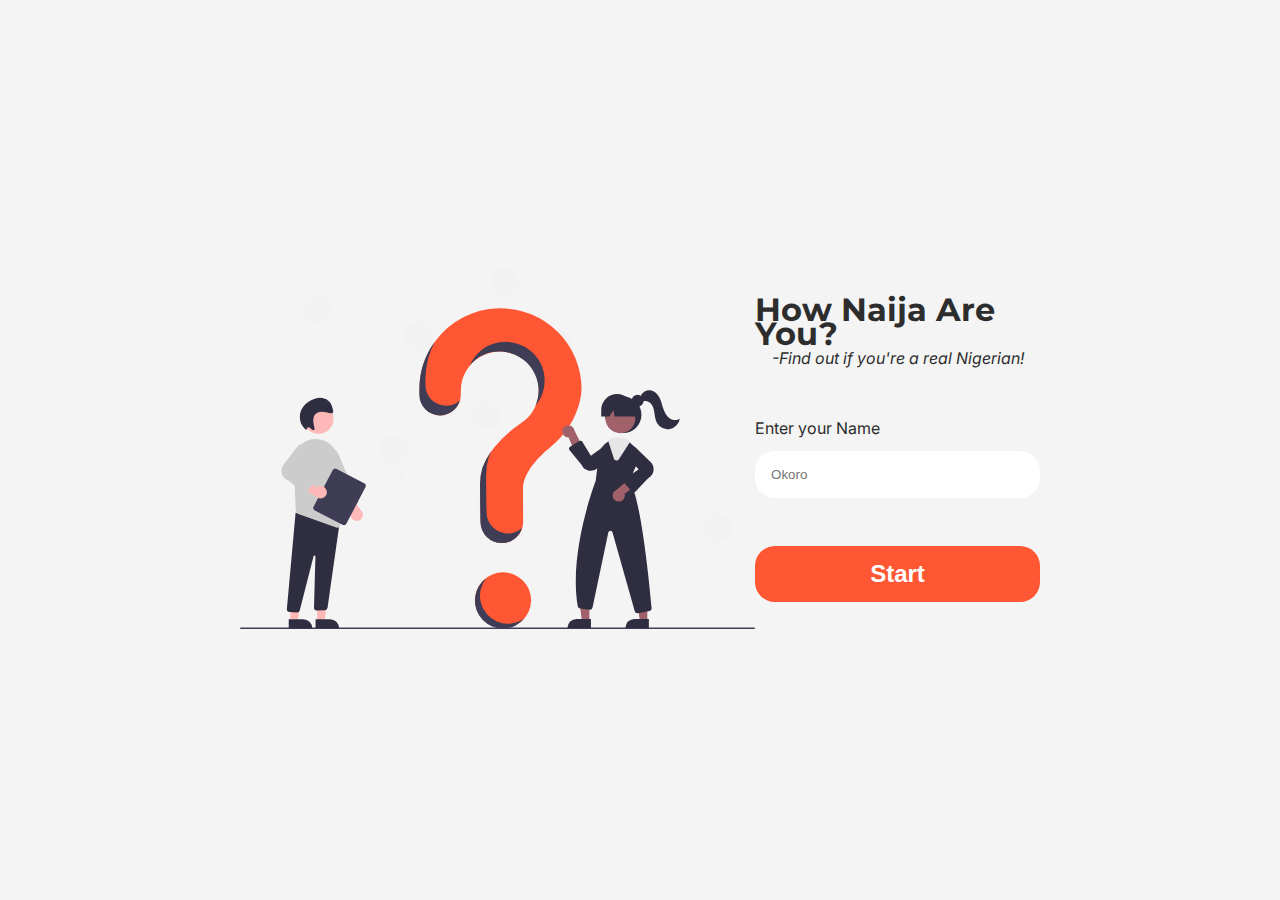
<file: index.html>
<!DOCTYPE html>
<html lang="en">
  <head>
    <meta charset="UTF-8" />
    <meta name="viewport" content="width=device-width, initial-scale=1.0" />
    <title>How Naija Are You?</title>
    <link rel="stylesheet" href="style.css" />
    <link rel="stylesheet" href="mobile.css" />

    <!-- external links -->
    <link rel="preconnect" href="https://fonts.googleapis.com" />
    <link rel="preconnect" href="https://fonts.gstatic.com" crossorigin />
    <link
      href="https://fonts.googleapis.com/css2?family=Inter:ital,opsz,wght@0,14..32,100..900;1,14..32,100..900&family=Montserrat:ital,wght@0,100..900;1,100..900&display=swap"
      rel="stylesheet"
    />

    <link
      rel="stylesheet"
      href="https://cdnjs.cloudflare.com/ajax/libs/font-awesome/6.7.2/css/all.min.css"
      integrity="sha512-Evv84Mr4kqVGRNSgIGL/F/aIDqQb7xQ2vcrdIwxfjThSH8CSR7PBEakCr51Ck+w+/U6swU2Im1vVX0SVk9ABhg=="
      crossorigin="anonymous"
      referrerpolicy="no-referrer"
    />
    <link
      rel="shortcut icon"
      href="img/icons8-quiz-50.png"
      type="image/x-icon"
    />
  </head>
  <body>
    <main>
      <section class="header">
        <div class="background-illustration">
          <img src="/img/undraw_questions_g2px.svg" alt="" />
        </div>

        <div class="login">
          <div class="header-intro">
            <h1 id="heading">How Naija Are You?</h1>
            <p>-Find out if you're a real Nigerian!</p>
          </div>
          <form action="">
            <label for="name">Enter your Name </label>
            <input type="text" name="name" id="player" placeholder="Okoro" />
            <div class="start-btn">
              <button class="btn start" type="submit">Start</button>
            </div>
          </form>
        </div>
      </section>
    </main>

    <script src="app.js"></script>
  </body>
</html>
</file>
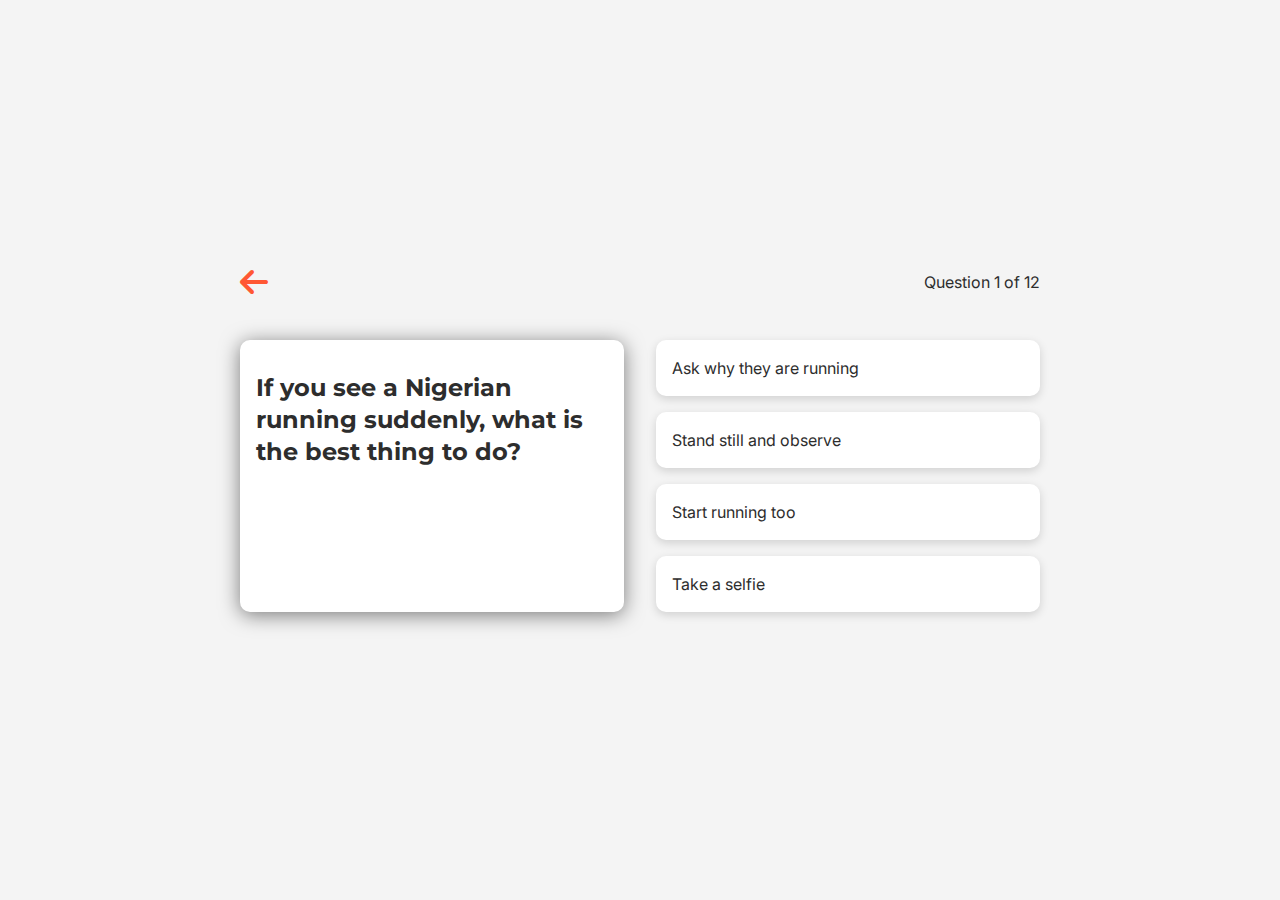
<file: quiz.html>
<!DOCTYPE html>
<html lang="en">
  <head>
    <meta charset="UTF-8" />
    <meta name="viewport" content="width=device-width, initial-scale=1.0" />
    <title>How Naija Are You?</title>
    <link rel="stylesheet" href="style.css" />
    <link rel="stylesheet" href="mobile.css" />

    <!-- external links -->
    <link rel="preconnect" href="https://fonts.googleapis.com" />
    <link rel="preconnect" href="https://fonts.gstatic.com" crossorigin />
    <link
      href="https://fonts.googleapis.com/css2?family=Inter:ital,opsz,wght@0,14..32,100..900;1,14..32,100..900&family=Montserrat:ital,wght@0,100..900;1,100..900&display=swap"
      rel="stylesheet"
    />

    <link
      rel="stylesheet"
      href="https://cdnjs.cloudflare.com/ajax/libs/font-awesome/6.7.2/css/all.min.css"
      integrity="sha512-Evv84Mr4kqVGRNSgIGL/F/aIDqQb7xQ2vcrdIwxfjThSH8CSR7PBEakCr51Ck+w+/U6swU2Im1vVX0SVk9ABhg=="
      crossorigin="anonymous"
      referrerpolicy="no-referrer"
    />

    <link
      rel="shortcut icon"
      href="img/icons8-quiz-50.png"
      type="image/x-icon"
    />
  </head>
  <body>
    <main>
      <section class="quiz">
        <div class="quiz-top">
          <div class="previous previous-btn">
            <i class="fa-solid fa-arrow-left fa-2xl" style="color: #ff5733"></i>
            <!-- <button class="previous-btn btn">Previous</button> -->
          </div>
          <div class="progress-div">
            <p class="progress">
              <!-- Question 1 of 3 -->
            </p>
          </div>
        </div>
        <div class="quiz-parts">
          <div class="quiz-card">
            <h2 class="current-question">
              <!-- A Nigerian says, "I no fit shout." What do they mean? -->
            </h2>
          </div>

          <div class="quiz-options">
            <div class="option">
              <p class="option-text">
                <!-- They lost their voice -->
              </p>
              <!-- <input type="radio" name="option" id="a" /> -->
            </div>
            <div class="option">
              <p class="option-text">
                <!-- They don't want to argue -->
              </p>
              <!-- <input type="radio" name="option" id="b" /> -->
            </div>
            <div class="option">
              <p class="option-text">
                <!-- They are about to scream -->
              </p>
              <!-- <input type="radio" name="option" id="c" /> -->
            </div>
            <div class="option">
              <p class="option-text">
                <!-- They are calling someone -->
              </p>
              <!-- <input type="radio" name="option" id="d" /> -->
            </div>
          </div>
        </div>

        <div class="next">
          <button class="next-btn btn">Next</button>
        </div>
      </section>
    </main>
    <script src="app.js"></script>
  </body>
</html>
</file>
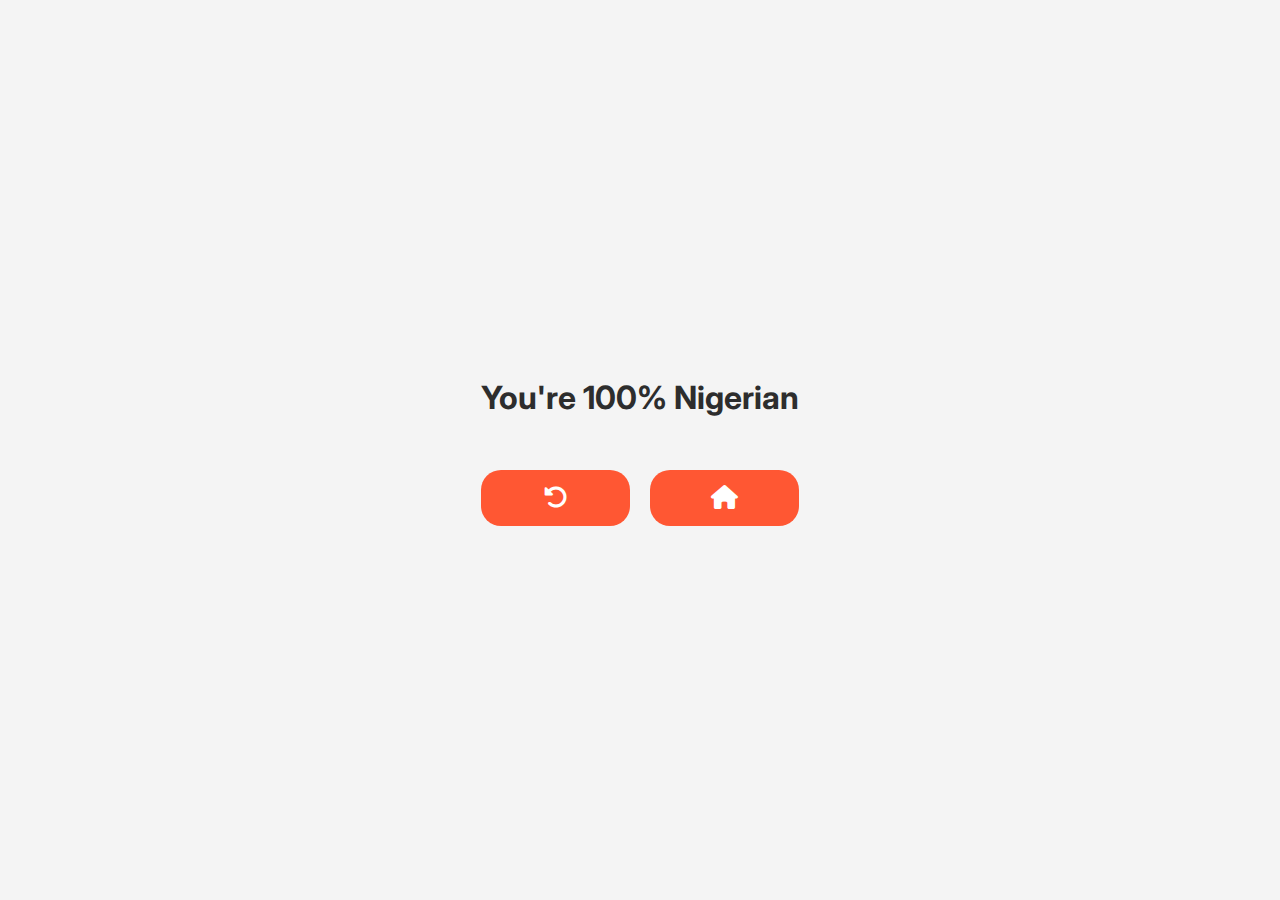
<file: score.html>
<!DOCTYPE html>
<html lang="en">
  <head>
    <meta charset="UTF-8" />
    <meta name="viewport" content="width=device-width, initial-scale=1.0" />
    <title>How Naija Are You?</title>
    <link rel="stylesheet" href="style.css" />
    <link rel="stylesheet" href="mobile.css" />

    <!-- external links -->
    <link rel="preconnect" href="https://fonts.googleapis.com" />
    <link rel="preconnect" href="https://fonts.gstatic.com" crossorigin />
    <link
      href="https://fonts.googleapis.com/css2?family=Inter:ital,opsz,wght@0,14..32,100..900;1,14..32,100..900&family=Montserrat:ital,wght@0,100..900;1,100..900&display=swap"
      rel="stylesheet"
    />

    <link
      rel="stylesheet"
      href="https://cdnjs.cloudflare.com/ajax/libs/font-awesome/6.7.2/css/all.min.css"
      integrity="sha512-Evv84Mr4kqVGRNSgIGL/F/aIDqQb7xQ2vcrdIwxfjThSH8CSR7PBEakCr51Ck+w+/U6swU2Im1vVX0SVk9ABhg=="
      crossorigin="anonymous"
      referrerpolicy="no-referrer"
    />

    <link
      rel="shortcut icon"
      href="img/icons8-quiz-50.png"
      type="image/x-icon"
    />
  </head>
  <body>
    <main>
      <section class="final-score">
        <div class="final-score-text">
          <h1>You're 100% Nigerian</h1>
        </div>
        <div class="reset-home">
          <button class="btn reset" type="reset">
            <i class="fa-solid fa-rotate-left"></i>
          </button>
          <button class="btn home" type="button">
            <i class="fa-solid fa-house"></i>
          </button>
        </div>
      </section>
    </main>
    <script src="app.js"></script>
  </body>
</html>
</file>
<file: style.css>
* {
  margin: 0;
  padding: 0;
  box-sizing: border-box;
  border: none;
  text-decoration: none;
}
:root {
  --background-color: #f4f4f4;
  --primary-color: #ff5733;
  --text-color: #2d2d2d;
  --correct-color: #32cd32;
  --wrong-color: #e63946;
}
body {
  font-family: "Inter", serif;
  color: var(--text-color);
  background: var(--background-color);
}

/* ================================LOGIN PAGE STYLE  */
main {
  width: 800px;
  margin: 0 auto;
  display: flex;
  justify-content: center;
  align-items: center;
  height: 100vh;
}

.header {
  display: flex;
  justify-content: space-between;
  align-items: center;
  /* border: 1px solid red; */
}
.background-illustration {
  width: 600px;
}
.background-illustration img {
  width: 100%;
}
.header-intro {
  margin-bottom: 3rem;
}

.header-intro h1 {
  font-family: "Montserrat", serif;
  font-weight: 700;
  line-height: 1.5rem;
}

.header-intro p {
  text-align: center;
  line-height: 1.5rem;
  font-style: italic;
}

input {
  margin-top: 0.8rem;
  display: block;
  width: 100%;
  padding: 1rem;
  border-radius: 20px;
}

.start-btn {
  margin-top: 3rem;
}

.btn {
  background-color: #ff5733;
  color: white;
  padding: 14px 20px;
  border-radius: 20px;
  font-size: 1.5rem;
  font-weight: bold;
  cursor: pointer;
  transition: background-color 0.3s, transform 0.1s;
  text-align: center;
  width: 100%;
}

.btn:hover {
  background-color: #e04e2c;
}

/* ================================Quiz PAGE STYLE  */
.quiz-top {
  display: flex;
  justify-content: space-between;
  align-items: center;
  margin-bottom: 2rem;
}

.quiz-top i {
  cursor: pointer;
}

.quiz-parts {
  display: grid;
  grid-template-columns: 0.5fr 0.5fr;
  justify-content: center;
  align-items: center;
  gap: 2rem;
  /* border: 1px solid blue; */
  /* padding: 0 2rem; */
}

.quiz-card {
  font-family: "Montserrat", serif;
  /* font-weight: 700; */
  line-height: 2rem;
  /* width: 500px; */
  background: #fff;
  border-radius: 10px;
  padding: 2rem 1rem 9rem;
  box-shadow: 0 3px 20px rgba(0, 0, 0, 0.5);
  /* text-align: center; */
}

.quiz-options {
  /* border: 1px solid red; */
  /* width: 400px; */
}

.option {
  /* border: 1px solid green; */
  display: flex;
  /* justify-content: center; */
  align-items: center;
  padding: 1rem 0;
  margin: 1rem 0;
  background: #fff;
  border-radius: 10px;
  box-shadow: 0 3px 10px rgba(0, 0, 0, 0.15);
  cursor: pointer;
  transition: all 0.3s;
}

.option:hover {
  background-color: #2d2d2d;
  color: white;
}

.option input {
  margin-top: 0px;
  cursor: pointer;
}

.option p {
  line-height: 1.5rem;
  padding-left: 1rem;
}

.correct {
  background-color: var(--correct-color);
}

.wrong {
  background-color: var(--wrong-color);
}

.next {
  margin: 2rem auto;
  width: 150px;
  display: none;
}

/* ================================Score PAGE STYLE  */

.final-score {
  /* display: flex;
  flex-direction: column;
  justify-content: space-between;
  align-items: center; */
}
.final-score-text {
  font-weight: 900;
  line-height: 3rem;
}

.reset-home {
  display: flex;
  justify-content: space-between;
  align-items: center;
  margin-top: 3rem;
  gap: 20px;
}
</file>
<file: mobile.css>
/* RESPONSIVE ===================================== */
@media (max-width: 800px) {
  main {
    width: 100%;
  }
  .header {
    display: flex;
    flex-direction: column;
    justify-content: space-between;
    align-items: center;
    /* border: 1px solid red; */
  }

  .background-illustration {
    width: 50%;
  }

  .background-illustration img {
    width: 100%;
  }
  .header-intro h1 {
    margin-top: 1rem;
  }
  .header-intro {
    margin-bottom: 1.5rem;
  }
  input {
    /* margin-top: 0.8rem; */
    width: 100%;
    padding: 0.8rem;
    border-radius: 20px;
  }
  .start-btn {
    margin-top: 1.5rem;
  }
  .btn {
    /* padding: 14px 20px; */
    font-size: 1rem;

    cursor: pointer;
  }

  /* ================================Quiz PAGE STYLE  */

  .quiz-top {
    padding: 1rem 2rem;
    margin-bottom: 1rem;
  }
  .quiz-parts {
    /* border: 1px solid red; */
    padding: 1rem 2rem;
    grid-template-columns: 1fr;
    gap: 1rem;
  }

  .quiz-card {
    line-height: 1.8rem;
    width: 100%;
    border-radius: 10px;
    padding: 2rem 1rem 7rem;
  }

  .option {
    padding: 0.8rem 0;
    margin: 0.8rem 0;
  }
  .next {
    margin: 1rem auto;
  }
}
</file>
